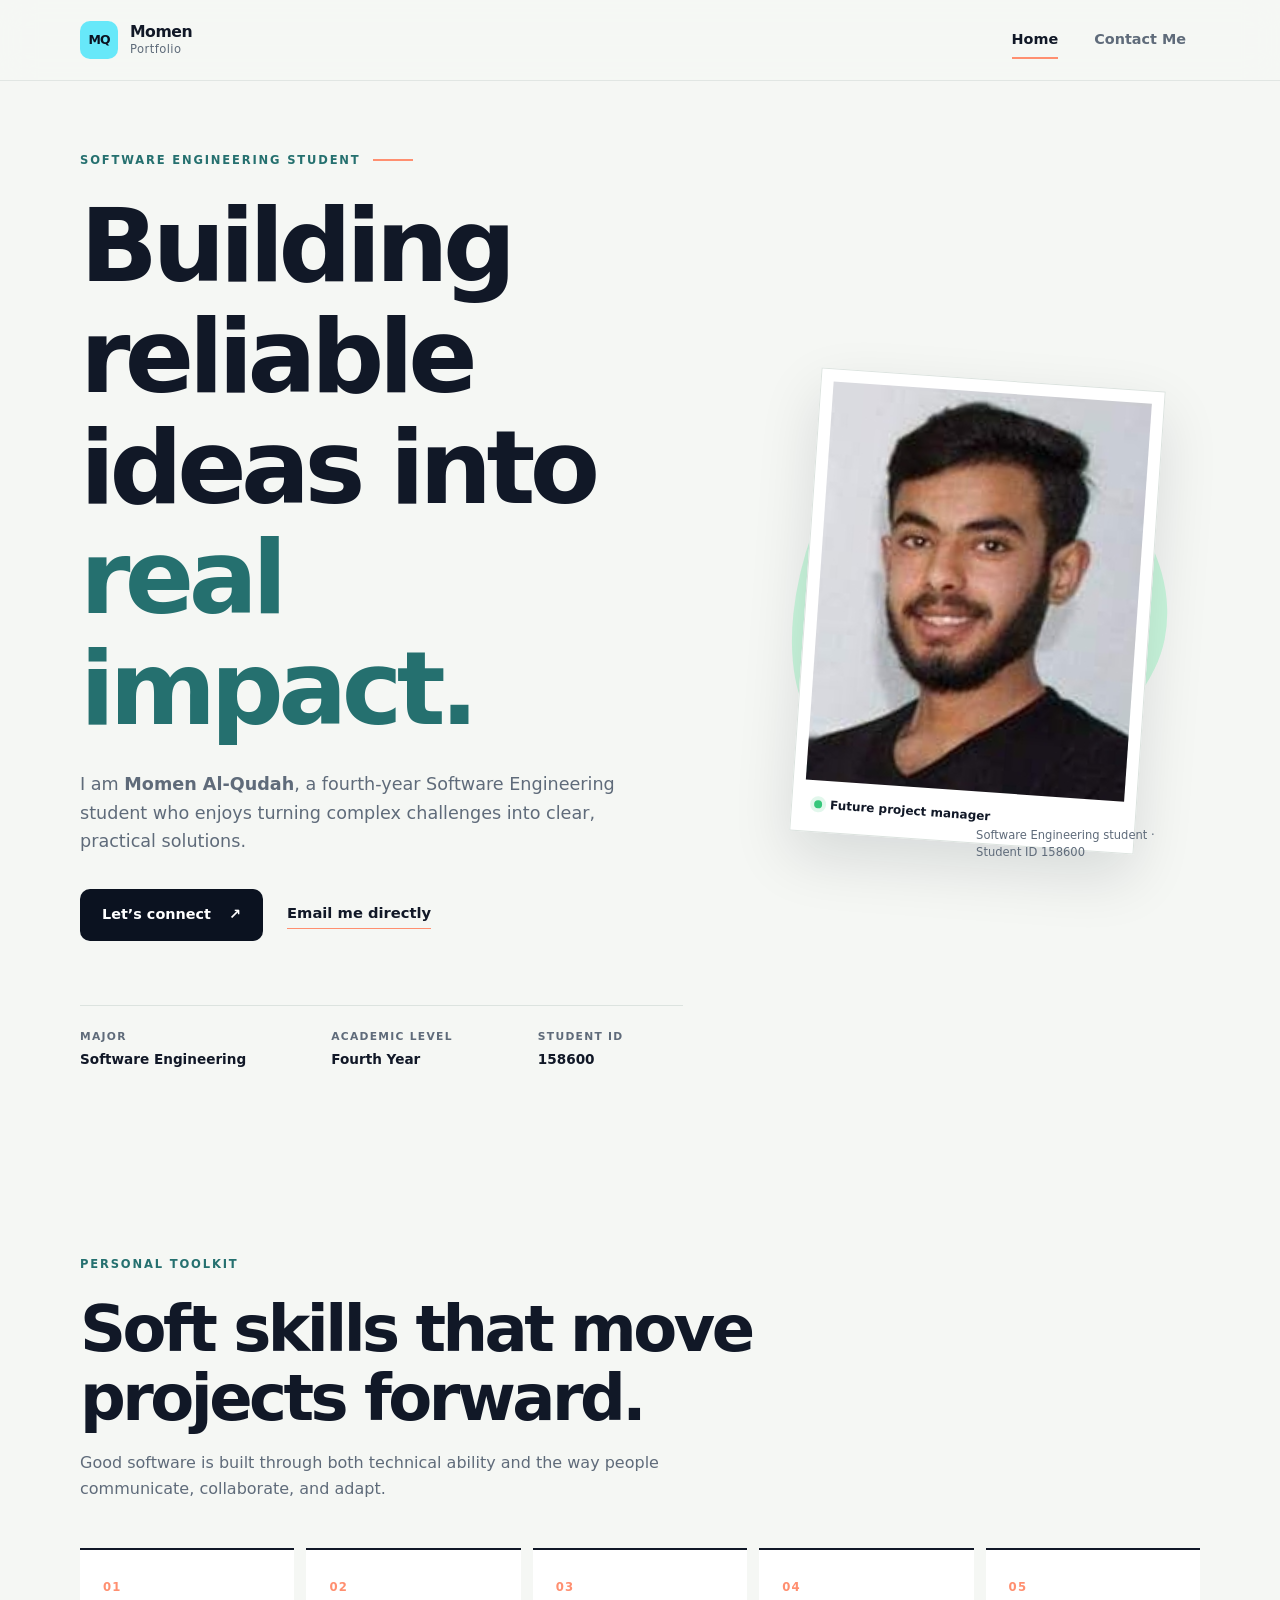
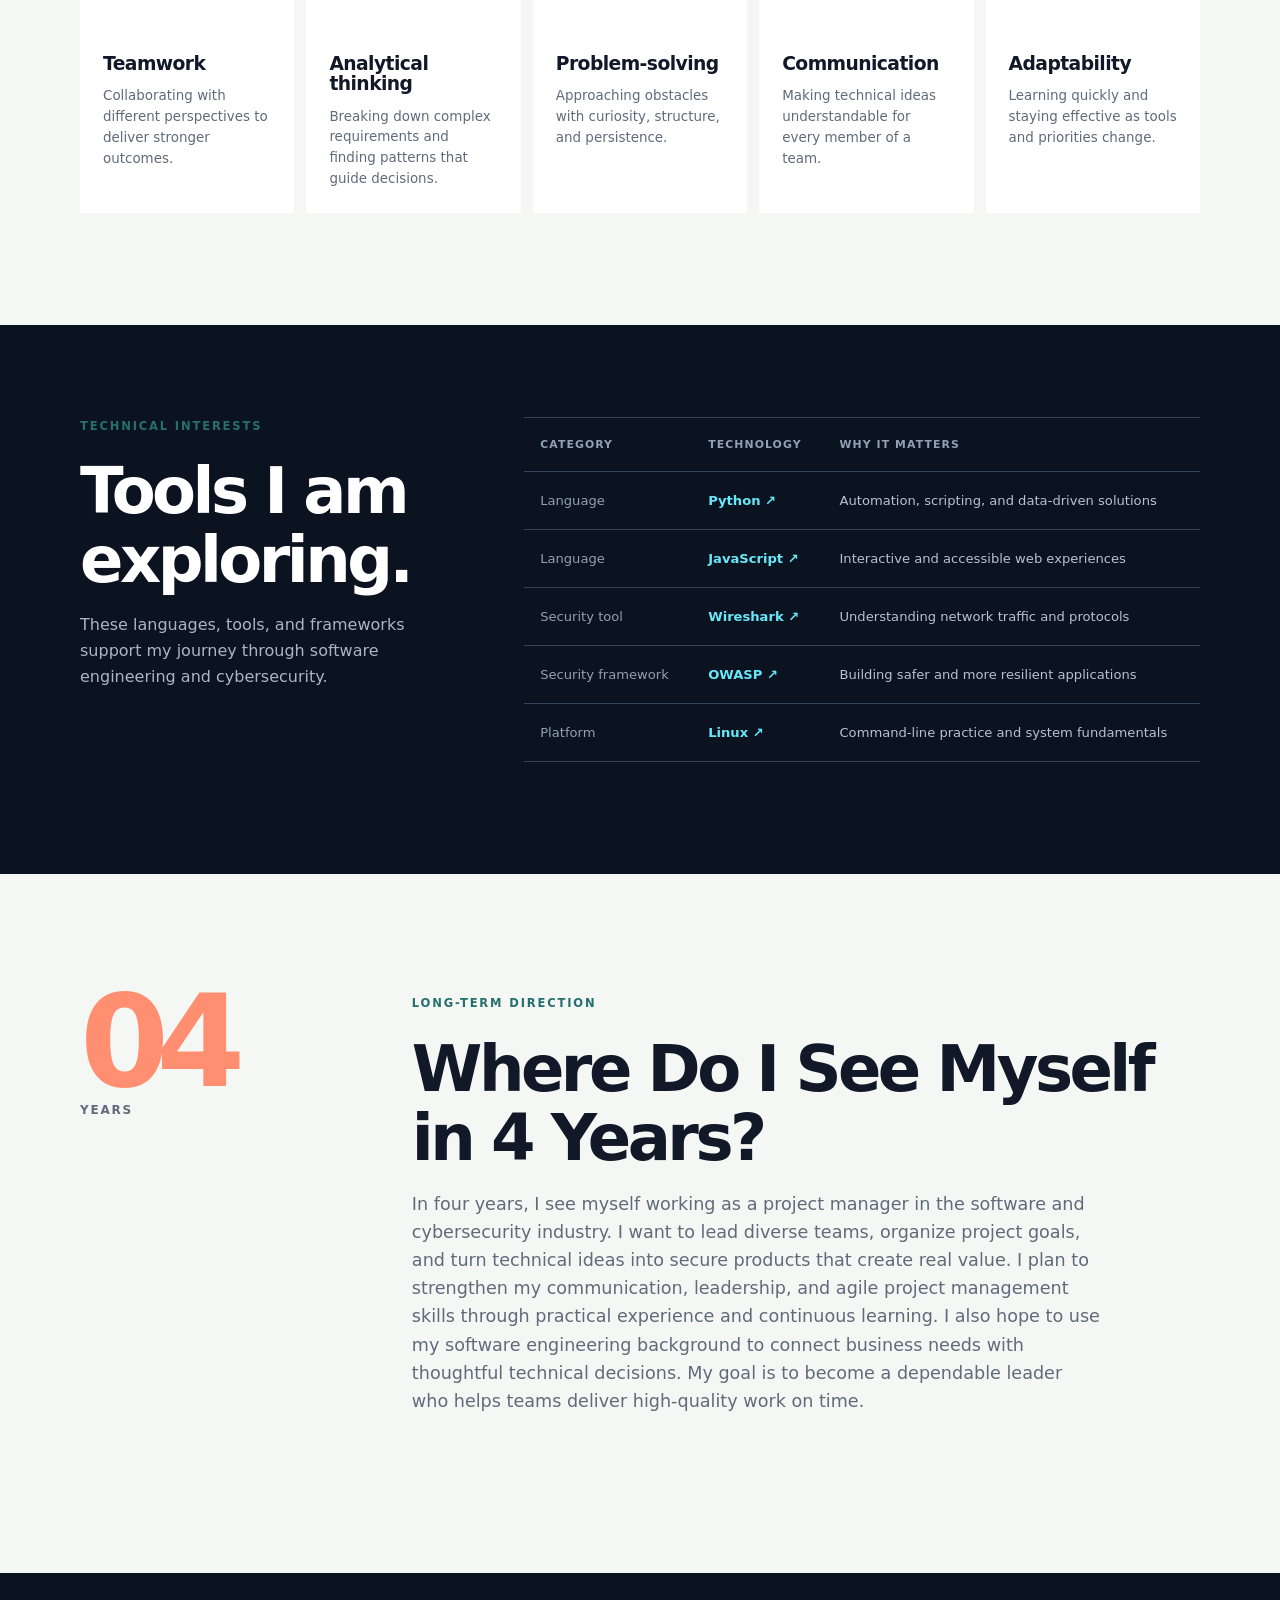
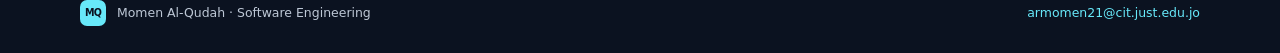
<file: index.html>
<!DOCTYPE html>
<html lang="en">
<head>
  <meta charset="UTF-8" />
  <meta name="viewport" content="width=device-width, initial-scale=1.0" />
  <meta name="description" content="Professional portfolio of Momen Al-Qudah, a fourth-year Software Engineering student at JUST." />
  <title>158600 | Momen Al-Qudah — Portfolio</title>
  <link rel="stylesheet" href="style.css" />
  <script src="script.js" defer></script>
</head>
<body>
  <header class="site-header">
    <div class="container nav-wrap">
      <a class="brand" href="index.html" aria-label="Momen Al-Qudah home">
        <span class="brand-mark">MQ</span>
        <span class="brand-text">Momen<span>Portfolio</span></span>
      </a>
      <nav class="main-nav" aria-label="Main navigation">
        <a class="nav-link active" href="index.html">Home</a>
        <a class="nav-link" href="contact.html">Contact Me</a>
      </nav>
    </div>
  </header>

  <main>
    <section class="hero container" aria-labelledby="hero-title">
      <div class="hero-copy">
        <p class="eyebrow">Software Engineering Student <span class="eyebrow-line"></span></p>
        <h1 id="hero-title">Building reliable ideas into <em>real impact.</em></h1>
        <p class="hero-lede">I am <strong>Momen Al-Qudah</strong>, a fourth-year Software Engineering student who enjoys turning complex challenges into clear, practical solutions.</p>
        <div class="hero-actions">
          <a class="button button-primary" href="contact.html">Let’s connect <span aria-hidden="true">↗</span></a>
          <a class="text-link" href="mailto:armomen21@cit.just.edu.jo">Email me directly</a>
        </div>
        <div class="identity-strip" aria-label="Student information">
          <div><span class="label">Major</span><strong>Software Engineering</strong></div>
          <div><span class="label">Academic level</span><strong>Fourth Year</strong></div>
          <div><span class="label">Student ID</span><strong>158600</strong></div>
        </div>
      </div>

      <div class="profile-panel">
        <div class="profile-glow" aria-hidden="true"></div>
        <div class="profile-frame">
          <img src="momen-profile.jpg" alt="Professional profile photo of Momen Al-Qudah" />
          <div class="profile-caption"><span class="status-dot"></span> Future project manager</div>
        </div>
        <p class="photo-note">Software Engineering student · Student ID 158600</p>
      </div>
    </section>

    <section class="section container" aria-labelledby="skills-title">
      <div class="section-heading">
        <p class="eyebrow">Personal toolkit</p>
        <h2 id="skills-title">Soft skills that move projects forward.</h2>
        <p>Good software is built through both technical ability and the way people communicate, collaborate, and adapt.</p>
      </div>
      <div class="skills-grid">
        <article class="skill-card"><span class="skill-number">01</span><h3>Teamwork</h3><p>Collaborating with different perspectives to deliver stronger outcomes.</p></article>
        <article class="skill-card"><span class="skill-number">02</span><h3>Analytical thinking</h3><p>Breaking down complex requirements and finding patterns that guide decisions.</p></article>
        <article class="skill-card"><span class="skill-number">03</span><h3>Problem-solving</h3><p>Approaching obstacles with curiosity, structure, and persistence.</p></article>
        <article class="skill-card"><span class="skill-number">04</span><h3>Communication</h3><p>Making technical ideas understandable for every member of a team.</p></article>
        <article class="skill-card"><span class="skill-number">05</span><h3>Adaptability</h3><p>Learning quickly and staying effective as tools and priorities change.</p></article>
      </div>
    </section>

    <section class="section section-dark" aria-labelledby="tools-title">
      <div class="container tools-layout">
        <div class="section-heading light-heading">
          <p class="eyebrow">Technical interests</p>
          <h2 id="tools-title">Tools I am exploring.</h2>
          <p>These languages, tools, and frameworks support my journey through software engineering and cybersecurity.</p>
        </div>
        <div class="table-wrap">
          <table>
            <caption class="sr-only">Favorite programming languages, cybersecurity tools, and frameworks</caption>
            <thead><tr><th scope="col">Category</th><th scope="col">Technology</th><th scope="col">Why it matters</th></tr></thead>
            <tbody>
              <tr><td>Language</td><td><a href="https://www.python.org/" target="_blank" rel="noopener noreferrer">Python <span aria-hidden="true">↗</span></a></td><td>Automation, scripting, and data-driven solutions</td></tr>
              <tr><td>Language</td><td><a href="https://developer.mozilla.org/en-US/docs/Web/JavaScript" target="_blank" rel="noopener noreferrer">JavaScript <span aria-hidden="true">↗</span></a></td><td>Interactive and accessible web experiences</td></tr>
              <tr><td>Security tool</td><td><a href="https://www.wireshark.org/" target="_blank" rel="noopener noreferrer">Wireshark <span aria-hidden="true">↗</span></a></td><td>Understanding network traffic and protocols</td></tr>
              <tr><td>Security framework</td><td><a href="https://owasp.org/" target="_blank" rel="noopener noreferrer">OWASP <span aria-hidden="true">↗</span></a></td><td>Building safer and more resilient applications</td></tr>
              <tr><td>Platform</td><td><a href="https://www.linux.org/" target="_blank" rel="noopener noreferrer">Linux <span aria-hidden="true">↗</span></a></td><td>Command-line practice and system fundamentals</td></tr>
            </tbody>
          </table>
        </div>
      </div>
    </section>

    <section class="future-section container" aria-labelledby="future-title">
      <div class="future-marker" aria-hidden="true">04<span>years</span></div>
      <div class="future-copy">
        <p class="eyebrow">Long-term direction</p>
        <h2 id="future-title">Where Do I See Myself in 4 Years?</h2>
        <p>In four years, I see myself working as a project manager in the software and cybersecurity industry. I want to lead diverse teams, organize project goals, and turn technical ideas into secure products that create real value. I plan to strengthen my communication, leadership, and agile project management skills through practical experience and continuous learning. I also hope to use my software engineering background to connect business needs with thoughtful technical decisions. My goal is to become a dependable leader who helps teams deliver high-quality work on time.</p>
      </div>
    </section>
  </main>

  <footer class="site-footer">
    <div class="container footer-wrap">
      <p><span class="brand-mark small">MQ</span> Momen Al-Qudah · Software Engineering</p>
      <a href="mailto:armomen21@cit.just.edu.jo">armomen21@cit.just.edu.jo</a>
    </div>
  </footer>
</body>
</html>
</file>
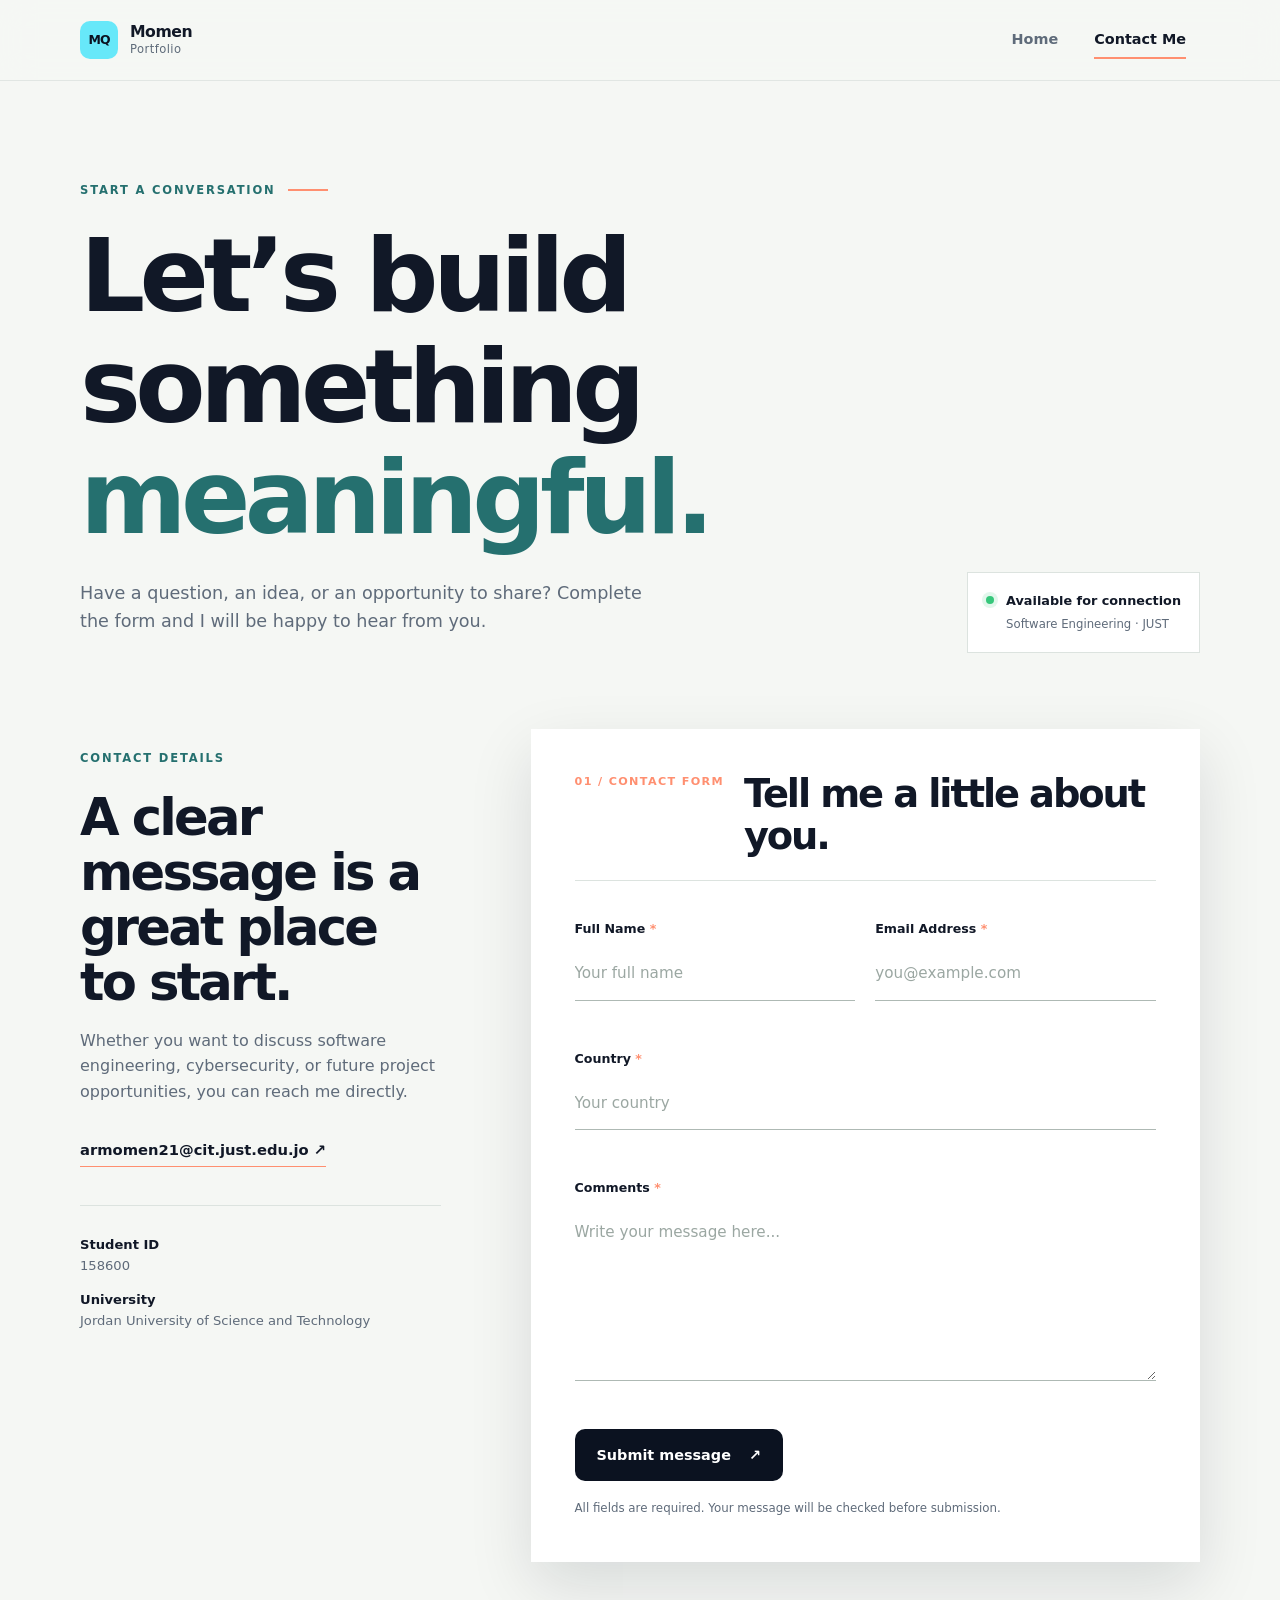
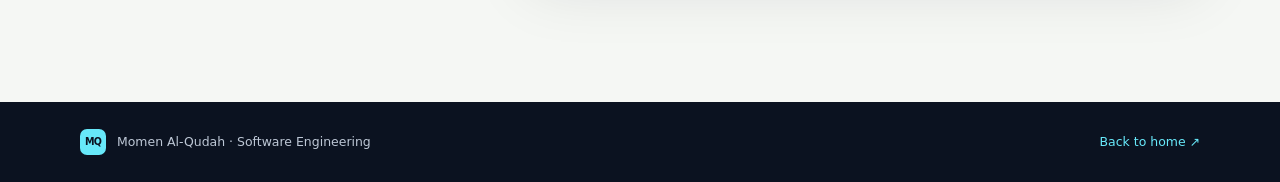
<file: contact.html>
<!DOCTYPE html>
<html lang="en">
<head>
  <meta charset="UTF-8" />
  <meta name="viewport" content="width=device-width, initial-scale=1.0" />
  <meta name="description" content="Contact Momen Al-Qudah through the portfolio contact form." />
  <title>Contact Momen Al-Qudah | 158600</title>
  <link rel="stylesheet" href="style.css" />
  <script src="script.js" defer></script>
</head>
<body>
  <header class="site-header">
    <div class="container nav-wrap">
      <a class="brand" href="index.html" aria-label="Momen Al-Qudah home">
        <span class="brand-mark">MQ</span>
        <span class="brand-text">Momen<span>Portfolio</span></span>
      </a>
      <nav class="main-nav" aria-label="Main navigation">
        <a class="nav-link" href="index.html">Home</a>
        <a class="nav-link active" href="contact.html" aria-current="page">Contact Me</a>
      </nav>
    </div>
  </header>

  <main>
    <section class="contact-hero container" aria-labelledby="contact-title">
      <div>
        <p class="eyebrow">Start a conversation <span class="eyebrow-line"></span></p>
        <h1 id="contact-title">Let’s build something <em>meaningful.</em></h1>
        <p class="hero-lede">Have a question, an idea, or an opportunity to share? Complete the form and I will be happy to hear from you.</p>
      </div>
      <div class="contact-badge"><span class="status-dot"></span><strong>Available for connection</strong><span>Software Engineering · JUST</span></div>
    </section>

    <section class="contact-content container">
      <aside class="contact-aside" aria-label="Contact information">
        <p class="eyebrow">Contact details</p>
        <h2>A clear message is a great place to start.</h2>
        <p>Whether you want to discuss software engineering, cybersecurity, or future project opportunities, you can reach me directly.</p>
        <a class="contact-email" href="mailto:armomen21@cit.just.edu.jo">armomen21@cit.just.edu.jo <span aria-hidden="true">↗</span></a>
        <div class="aside-rule"></div>
        <p class="small-copy"><strong>Student ID</strong><br />158600</p>
        <p class="small-copy"><strong>University</strong><br />Jordan University of Science and Technology</p>
      </aside>

      <div class="form-card">
        <form id="contactForm" novalidate>
          <div class="form-intro"><span class="form-label">01 / Contact form</span><h2>Tell me a little about you.</h2></div>
          <div class="form-grid">
            <div class="form-field">
              <label for="fullName">Full Name <span aria-hidden="true">*</span></label>
              <input id="fullName" name="fullName" type="text" autocomplete="name" placeholder="Your full name" />
              <small class="error-message" id="fullNameError"></small>
            </div>
            <div class="form-field">
              <label for="email">Email Address <span aria-hidden="true">*</span></label>
              <input id="email" name="email" type="email" autocomplete="email" placeholder="you@example.com" />
              <small class="error-message" id="emailError"></small>
            </div>
            <div class="form-field full-width">
              <label for="country">Country <span aria-hidden="true">*</span></label>
              <input id="country" name="country" type="text" autocomplete="country-name" placeholder="Your country" />
              <small class="error-message" id="countryError"></small>
            </div>
            <div class="form-field full-width">
              <label for="comments">Comments <span aria-hidden="true">*</span></label>
              <textarea id="comments" name="comments" rows="6" placeholder="Write your message here..."></textarea>
              <small class="error-message" id="commentsError"></small>
            </div>
          </div>
          <button class="button button-primary submit-button" type="submit">Submit message <span aria-hidden="true">↗</span></button>
          <p class="form-note">All fields are required. Your message will be checked before submission.</p>
        </form>
      </div>
    </section>
  </main>

  <footer class="site-footer">
    <div class="container footer-wrap">
      <p><span class="brand-mark small">MQ</span> Momen Al-Qudah · Software Engineering</p>
      <a href="index.html">Back to home <span aria-hidden="true">↗</span></a>
    </div>
  </footer>
</body>
</html>
</file>
<file: style.css>
:root {
  --ink: #111827;
  --muted: #5f6b7a;
  --paper: #f5f7f4;
  --white: #ffffff;
  --line: #dce3df;
  --navy: #0b1220;
  --navy-soft: #121d30;
  --cyan: #67e8f9;
  --mint: #c9f6dc;
  --coral: #ff8f70;
  --shadow: 0 24px 60px rgba(11, 18, 32, 0.12);
  --radius: 20px;
}

* { box-sizing: border-box; }
html { scroll-behavior: smooth; }
body { margin: 0; color: var(--ink); background: var(--paper); font-family: Inter, ui-sans-serif, system-ui, -apple-system, BlinkMacSystemFont, "Segoe UI", sans-serif; line-height: 1.6; }
a { color: inherit; }
.container { width: min(1120px, calc(100% - 48px)); margin-inline: auto; }
.sr-only { position: absolute; width: 1px; height: 1px; padding: 0; margin: -1px; overflow: hidden; clip: rect(0, 0, 0, 0); white-space: nowrap; border: 0; }

.site-header { position: sticky; top: 0; z-index: 10; background: rgba(245, 247, 244, 0.88); border-bottom: 1px solid rgba(220, 227, 223, 0.8); backdrop-filter: blur(16px); }
.nav-wrap, .footer-wrap { display: flex; align-items: center; justify-content: space-between; gap: 24px; min-height: 80px; }
.brand { display: inline-flex; align-items: center; gap: 12px; text-decoration: none; font-weight: 800; letter-spacing: -0.03em; }
.brand-mark { display: inline-grid; place-items: center; width: 38px; height: 38px; border-radius: 10px; color: var(--navy); background: var(--cyan); font-size: 0.78rem; font-weight: 900; letter-spacing: -0.08em; }
.brand-mark.small { width: 26px; height: 26px; border-radius: 7px; font-size: 0.6rem; vertical-align: middle; margin-right: 7px; }
.brand-text { display: grid; font-size: 0.98rem; line-height: 1; }
.brand-text span { color: var(--muted); font-size: 0.72rem; font-weight: 500; letter-spacing: 0.04em; margin-top: 4px; }
.main-nav { display: flex; gap: 8px; }
.nav-link { position: relative; padding: 10px 14px; color: var(--muted); text-decoration: none; font-size: 0.9rem; font-weight: 700; transition: color 180ms ease; }
.nav-link::after { content: ""; position: absolute; left: 14px; right: 14px; bottom: 3px; height: 2px; background: var(--coral); transform: scaleX(0); transform-origin: right; transition: transform 180ms ease; }
.nav-link:hover, .nav-link.active { color: var(--ink); }
.nav-link:hover::after, .nav-link.active::after { transform: scaleX(1); transform-origin: left; }

.hero { display: grid; grid-template-columns: 1.15fr 0.85fr; align-items: center; gap: 72px; min-height: 690px; padding-top: 70px; padding-bottom: 92px; }
.eyebrow { display: flex; align-items: center; gap: 12px; margin: 0 0 22px; color: #25706f; text-transform: uppercase; letter-spacing: 0.16em; font-size: 0.72rem; font-weight: 850; }
.eyebrow-line { width: 40px; height: 2px; background: var(--coral); }
h1, h2, h3, p { margin-top: 0; }
h1, h2, h3 { letter-spacing: -0.055em; line-height: 1.08; }
h1 { max-width: 690px; margin-bottom: 26px; font-size: clamp(3.4rem, 8vw, 6.8rem); }
h1 em, h2 em { color: #25706f; font-style: normal; }
.hero-lede { max-width: 580px; color: var(--muted); font-size: 1.1rem; }
.hero-actions { display: flex; align-items: center; flex-wrap: wrap; gap: 24px; margin-top: 34px; }
.button { display: inline-flex; align-items: center; justify-content: center; gap: 18px; min-height: 52px; padding: 0 22px; border: 0; border-radius: 10px; font: inherit; font-size: 0.9rem; font-weight: 800; text-decoration: none; cursor: pointer; transition: transform 180ms ease, box-shadow 180ms ease, background 180ms ease; }
.button:hover { transform: translateY(-3px); box-shadow: 0 12px 24px rgba(11, 18, 32, 0.16); }
.button-primary { color: var(--white); background: var(--navy); }
.button-primary:hover { background: #18263d; }
.text-link, .contact-email { color: var(--ink); font-size: 0.92rem; font-weight: 800; text-decoration: none; border-bottom: 1px solid var(--coral); padding-bottom: 4px; }
.identity-strip { display: grid; grid-template-columns: repeat(3, auto); gap: 26px; margin-top: 64px; padding-top: 22px; border-top: 1px solid var(--line); }
.identity-strip div { display: grid; gap: 4px; }
.label { color: var(--muted); font-size: 0.67rem; font-weight: 800; letter-spacing: 0.12em; text-transform: uppercase; }
.identity-strip strong { font-size: 0.85rem; }
.profile-panel { position: relative; display: grid; place-items: center; min-height: 500px; }
.profile-glow { position: absolute; width: 370px; height: 370px; border-radius: 44% 56% 66% 34% / 38% 43% 57% 62%; background: var(--mint); transform: rotate(26deg); }
.profile-frame { position: relative; width: min(100%, 345px); padding: 12px; background: var(--white); border: 1px solid var(--line); box-shadow: var(--shadow); transform: rotate(4deg); }
.profile-frame img { display: block; width: 100%; aspect-ratio: 4 / 5; object-fit: cover; background: var(--navy); }
.profile-caption { display: flex; align-items: center; gap: 8px; padding: 15px 10px 5px; font-size: 0.75rem; font-weight: 800; }
.status-dot { display: inline-block; width: 8px; height: 8px; border-radius: 50%; background: #36c77b; box-shadow: 0 0 0 4px rgba(54, 199, 123, 0.14); }
.photo-note { position: absolute; right: 2%; bottom: 0; max-width: 215px; margin: 0; color: var(--muted); font-size: 0.72rem; line-height: 1.45; }

.section { padding-top: 92px; padding-bottom: 112px; }
.section-heading { max-width: 690px; margin-bottom: 46px; }
.section-heading h2, .future-copy h2, .contact-aside h2, .form-intro h2 { margin-bottom: 17px; font-size: clamp(2.2rem, 5vw, 4.2rem); }
.section-heading > p:last-child, .future-copy > p:last-child, .contact-aside > p:not(.eyebrow) { color: var(--muted); }
.skills-grid { display: grid; grid-template-columns: repeat(5, 1fr); gap: 12px; }
.skill-card { min-height: 236px; padding: 23px; border-top: 2px solid var(--ink); background: var(--white); transition: transform 180ms ease, background 180ms ease; }
.skill-card:hover { background: var(--mint); transform: translateY(-6px); }
.skill-number { color: var(--coral); font-size: 0.73rem; font-weight: 900; letter-spacing: 0.1em; }
.skill-card h3 { margin: 56px 0 12px; font-size: 1.17rem; letter-spacing: -0.03em; }
.skill-card p { margin: 0; color: var(--muted); font-size: 0.84rem; line-height: 1.55; }

.section-dark { color: var(--white); background: var(--navy); }
.tools-layout { display: grid; grid-template-columns: 0.72fr 1.28fr; align-items: start; gap: 64px; }
.light-heading { margin: 0; }
.light-heading h2 { color: var(--white); }
.light-heading > p:last-child { color: #aab6c7; }
.table-wrap { overflow-x: auto; border-top: 1px solid #33435b; }
table { width: 100%; border-collapse: collapse; min-width: 600px; }
th, td { padding: 18px 16px; border-bottom: 1px solid #33435b; text-align: left; font-size: 0.82rem; }
th { color: #91a0b4; font-size: 0.68rem; letter-spacing: 0.1em; text-transform: uppercase; }
td:first-child { color: #91a0b4; }
td:nth-child(2) { font-weight: 800; }
td:nth-child(3) { color: #b7c2d1; }
td a { color: var(--cyan); text-decoration: none; }
td a:hover { color: var(--white); text-decoration: underline; }

.future-section { display: grid; grid-template-columns: 0.35fr 1fr; gap: 56px; padding-top: 120px; padding-bottom: 140px; }
.future-marker { display: grid; align-content: start; color: var(--coral); font-size: clamp(4rem, 10vw, 8.5rem); font-weight: 900; letter-spacing: -0.1em; line-height: 0.75; }
.future-marker span { margin-top: 16px; color: var(--muted); font-size: 0.75rem; font-weight: 800; letter-spacing: 0.15em; text-transform: uppercase; }
.future-copy { max-width: 750px; }
.future-copy > p:last-child { max-width: 690px; font-size: 1.1rem; }

.contact-hero { display: flex; align-items: end; justify-content: space-between; gap: 40px; padding-top: 100px; padding-bottom: 76px; }
.contact-hero h1 { max-width: 760px; }
.contact-badge { display: grid; grid-template-columns: auto 1fr; gap: 4px 12px; min-width: 230px; padding: 18px; border: 1px solid var(--line); background: var(--white); font-size: 0.8rem; }
.contact-badge .status-dot { grid-row: span 2; margin-top: 5px; }
.contact-badge span:last-child { color: var(--muted); font-size: 0.73rem; }
.contact-content { display: grid; grid-template-columns: 0.7fr 1.3fr; gap: 90px; padding-bottom: 140px; }
.contact-aside { padding-top: 20px; }
.contact-aside h2 { font-size: clamp(2.1rem, 4vw, 3.6rem); }
.contact-email { display: inline-block; margin-top: 18px; word-break: break-word; }
.aside-rule { height: 1px; margin: 38px 0 28px; background: var(--line); }
.small-copy { color: var(--muted); font-size: 0.82rem; }
.small-copy strong { color: var(--ink); }
.form-card { padding: 44px; background: var(--white); box-shadow: var(--shadow); }
.form-intro { display: flex; align-items: end; justify-content: space-between; gap: 20px; margin-bottom: 38px; padding-bottom: 24px; border-bottom: 1px solid var(--line); }
.form-intro h2 { margin: 0; font-size: clamp(1.7rem, 3vw, 2.6rem); }
.form-label { align-self: start; color: var(--coral); font-size: 0.7rem; font-weight: 900; letter-spacing: 0.12em; text-transform: uppercase; white-space: nowrap; }
.form-grid { display: grid; grid-template-columns: 1fr 1fr; gap: 24px 20px; }
.form-field { display: grid; gap: 8px; }
.form-field.full-width { grid-column: 1 / -1; }
.form-field label { font-size: 0.79rem; font-weight: 850; }
.form-field label span { color: var(--coral); }
.form-field input, .form-field textarea { width: 100%; padding: 14px 0; color: var(--ink); border: 0; border-bottom: 1px solid #aeb9b4; border-radius: 0; outline: 0; background: transparent; font: inherit; font-size: 0.95rem; resize: vertical; transition: border-color 180ms ease, box-shadow 180ms ease; }
.form-field input::placeholder, .form-field textarea::placeholder { color: #9ba7a2; }
.form-field input:focus, .form-field textarea:focus { border-color: #25706f; box-shadow: 0 2px 0 #25706f; }
.form-field input.input-error, .form-field textarea.input-error { border-color: #d34f45; box-shadow: 0 2px 0 #d34f45; }
.error-message { min-height: 16px; color: #b73b32; font-size: 0.72rem; }
.submit-button { margin-top: 24px; }
.form-note { margin: 18px 0 0; color: var(--muted); font-size: 0.74rem; }

.site-footer { color: #bdc7d5; background: var(--navy); }
.site-footer p { margin: 0; font-size: 0.78rem; }
.site-footer a { color: var(--cyan); font-size: 0.78rem; text-decoration: none; }
.site-footer a:hover { text-decoration: underline; }

@media (max-width: 900px) {
  .hero { grid-template-columns: 1fr; gap: 48px; min-height: auto; }
  .hero-copy { order: 1; }
  .profile-panel { order: 0; min-height: 420px; }
  .profile-frame { width: min(100%, 290px); }
  .photo-note { right: 8%; bottom: -10px; }
  .skills-grid { grid-template-columns: repeat(3, 1fr); }
  .tools-layout, .contact-content { grid-template-columns: 1fr; gap: 48px; }
  .future-section { grid-template-columns: 1fr; gap: 28px; }
  .future-marker { display: flex; align-items: baseline; gap: 12px; }
  .future-marker span { margin: 0; }
}

@media (max-width: 620px) {
  .container { width: min(100% - 32px, 1120px); }
  .nav-wrap { min-height: 68px; }
  .brand-text { display: none; }
  .main-nav { gap: 0; }
  .nav-link { padding-inline: 10px; font-size: 0.8rem; }
  .nav-link::after { left: 10px; right: 10px; }
  .hero { padding-top: 64px; padding-bottom: 72px; }
  h1 { font-size: clamp(3rem, 17vw, 5rem); }
  .identity-strip { grid-template-columns: 1fr; gap: 15px; margin-top: 46px; }
  .profile-panel { min-height: 375px; }
  .profile-glow { width: 280px; height: 280px; }
  .photo-note { right: 0; bottom: -18px; max-width: 180px; }
  .section, .future-section { padding-top: 72px; padding-bottom: 82px; }
  .skills-grid { grid-template-columns: 1fr 1fr; }
  .skill-card { min-height: 210px; padding: 18px; }
  .skill-card h3 { margin-top: 38px; font-size: 1rem; }
  .skill-card p { font-size: 0.78rem; }
  .contact-hero { display: block; padding-top: 70px; padding-bottom: 54px; }
  .contact-badge { margin-top: 38px; }
  .contact-content { padding-bottom: 82px; }
  .form-card { padding: 25px 20px; }
  .form-intro { display: block; }
  .form-intro h2 { margin-top: 15px; }
  .form-grid { grid-template-columns: 1fr; }
  .form-field.full-width { grid-column: auto; }
  .footer-wrap { display: grid; gap: 8px; align-content: center; padding-block: 20px; }
}

@media (prefers-reduced-motion: reduce) {
  *, *::before, *::after { scroll-behavior: auto !important; transition-duration: 0.01ms !important; animation-duration: 0.01ms !important; }
}
</file>
